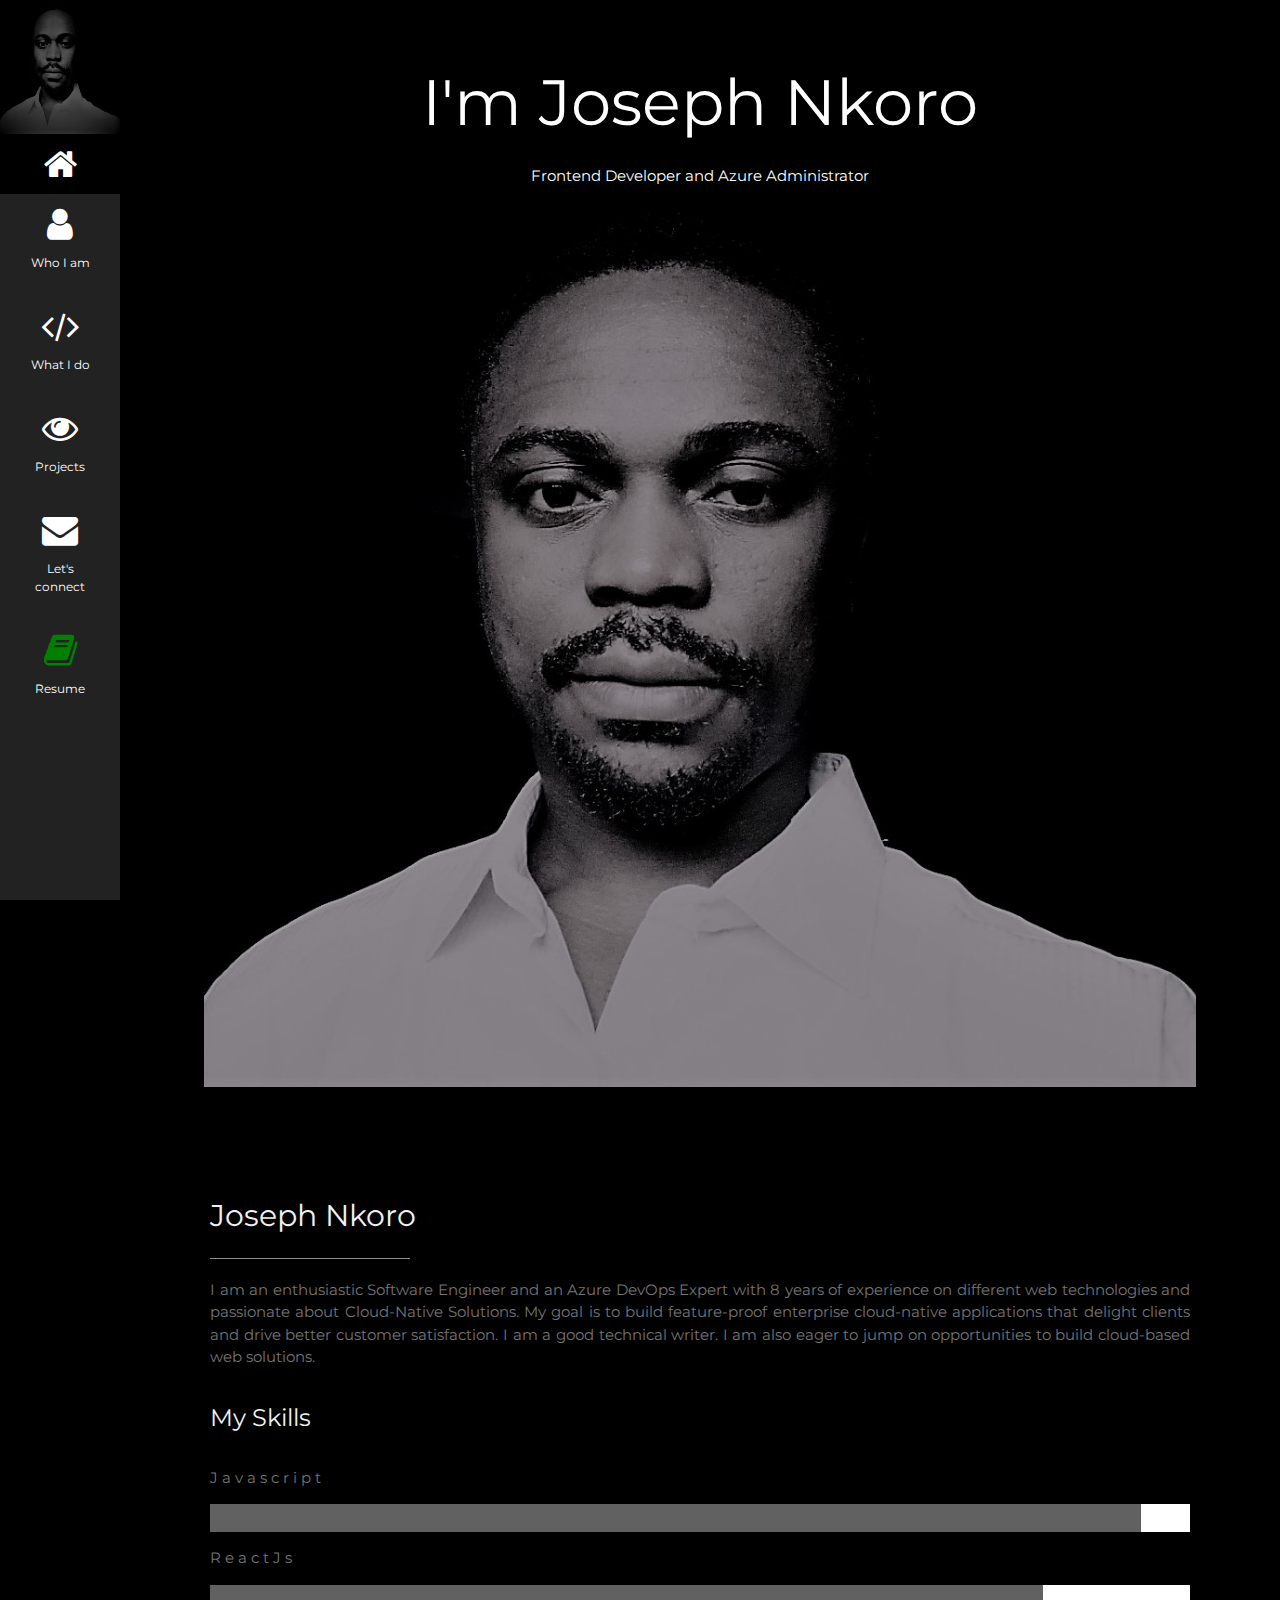
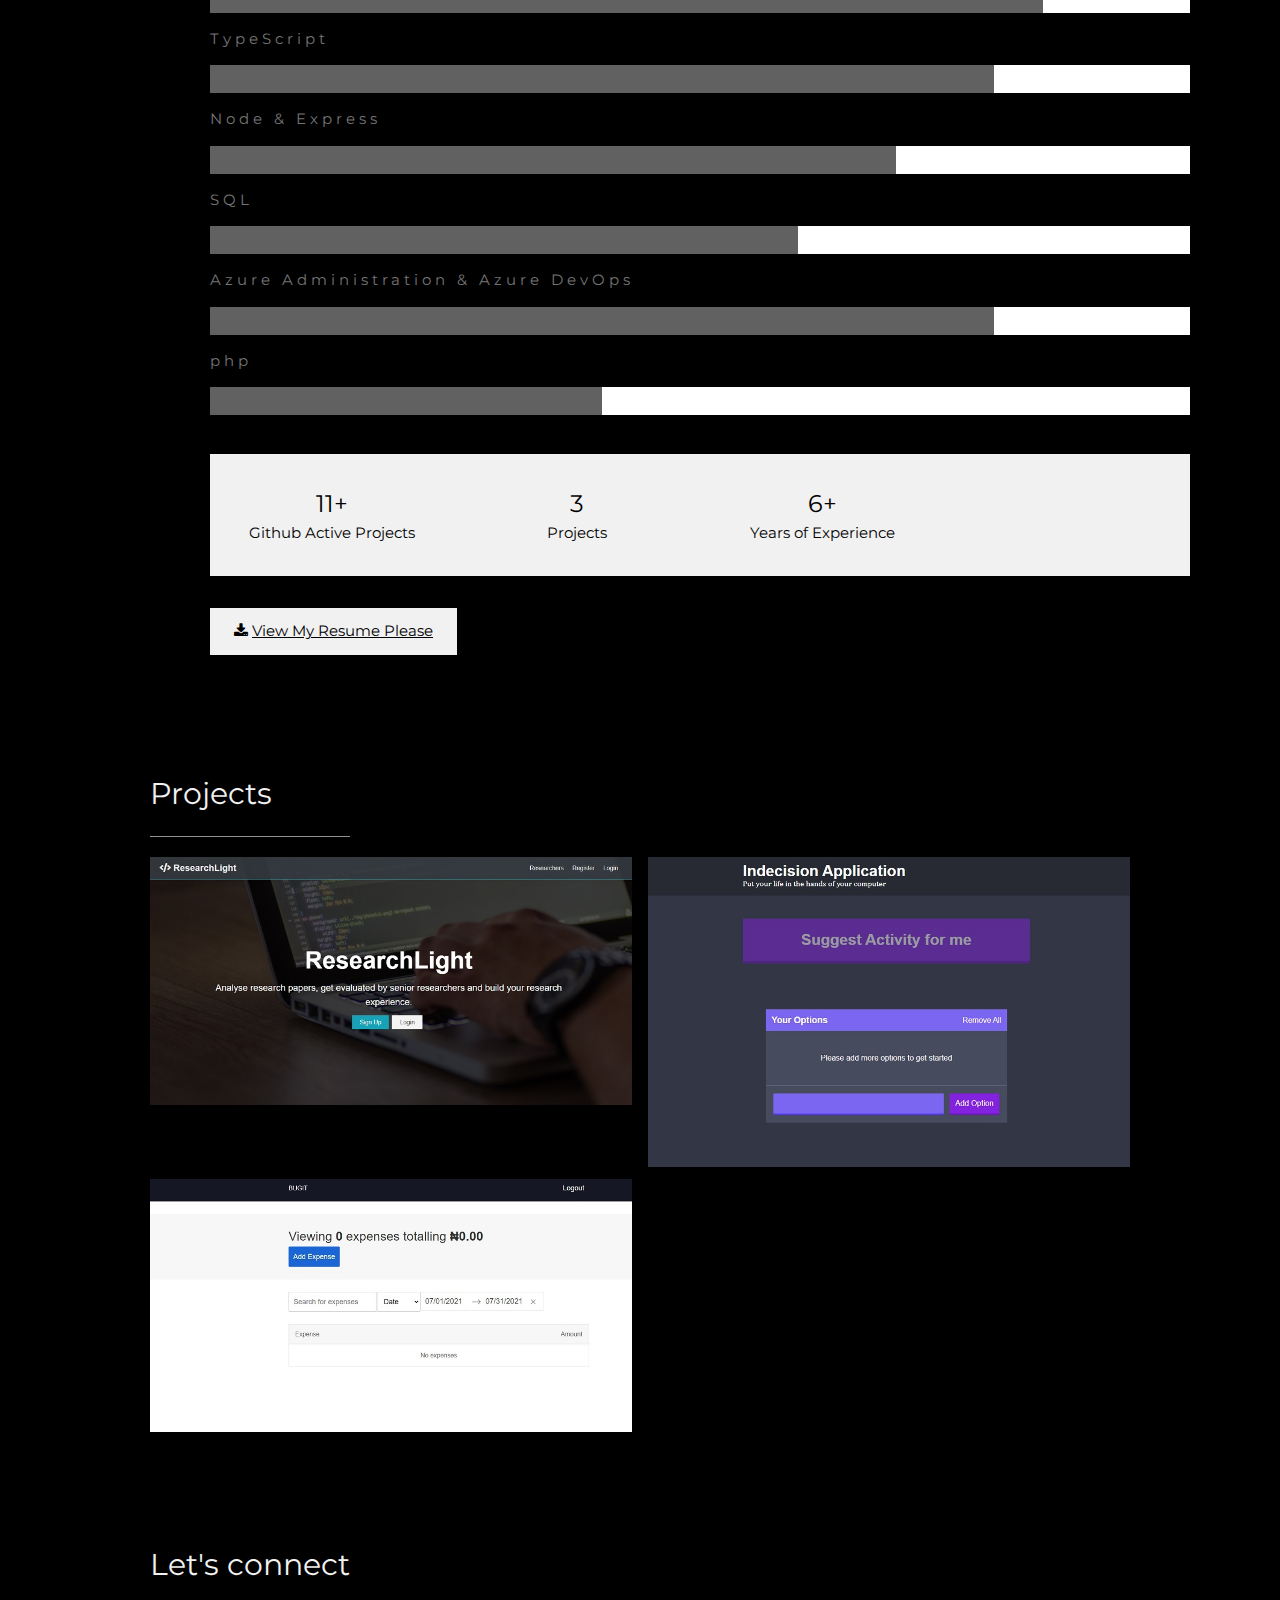
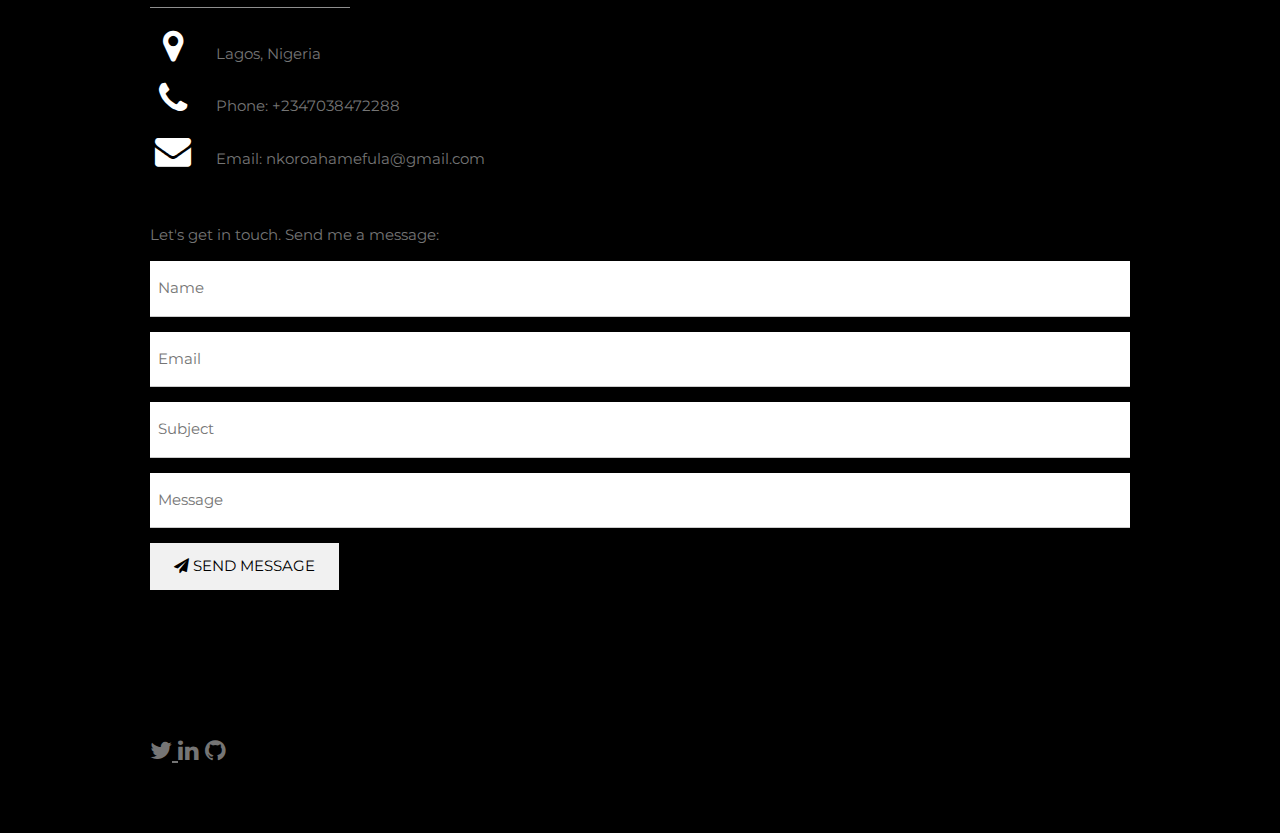
<file: index.html>
<!DOCTYPE html>
<html>
<title>Joseph Nkoro</title>
<meta charset="UTF-8">
<meta name="viewport" content="width=device-width, initial-scale=1">
<link rel="icon" href="/images/rocks.jpg">
<link rel="stylesheet" href="https://www.w3schools.com/w3css/4/w3.css">
<link rel="stylesheet" href="https://fonts.googleapis.com/css?family=Montserrat">
<link rel="stylesheet" href="https://cdnjs.cloudflare.com/ajax/libs/font-awesome/4.7.0/css/font-awesome.min.css">
<link rel="stylesheet" href="css/main.css">
<style>

</style>
<body class="w3-black">

<!-- Icon Bar (Sidebar - hidden on small screens) -->
<nav class="w3-sidebar w3-bar-block w3-small w3-hide-small w3-center">
  <!-- Avatar image in top left corner -->
  <img src="images/avatar_smoke.jpg" style="width:100%">
  <a href="#" class="w3-bar-item w3-button w3-padding-large w3-black">
    <i class="fa fa-home w3-xxlarge"></i>
  </a>
  <a href="#about" class="w3-bar-item w3-button w3-padding-large w3-hover-black">
    <i class="fa fa-user w3-xxlarge"></i>
    <p>Who I am</p>
  </a>
  <a href="#what_id" class="w3-bar-item w3-button w3-padding-large w3-hover-black">
    <i class="fa fa-code w3-xxlarge"></i>
    <p>What I do</p>
  </a>
  <a href="#projects" class="w3-bar-item w3-button w3-padding-large w3-hover-black">
    <i class="fa fa-eye w3-xxlarge"></i>
    <p>Projects</p>
  </a>
  <a href="#contact" class="w3-bar-item w3-button w3-padding-large w3-hover-black">
    <i class="fa fa-envelope w3-xxlarge"></i>
    <p>Let's connect</p>
  </a>
  <a href="cv.html" class="w3-bar-item w3-button w3-padding-large w3-hover-black">
    <i class="fa fa-book w3-xxlarge" style="color: green" ></i>
    <p>Resume</p>
  </a>
</nav>

<!-- Navbar on small screens (Hidden on medium and large screens) -->
<div class="w3-top w3-hide-large w3-hide-medium" id="myNavbar">
  <div class="w3-bar w3-black w3-opacity w3-hover-opacity-off w3-center w3-small">
    <a href="#" class="w3-bar-item w3-button" style="width:25% !important"><i class="fa fa-home w3-xlarge"></i></a>
    <a href="#about" class="w3-bar-item w3-button" style="width:25% !important">Who I am</a>
    <a href="#what_id" class="w3-bar-item w3-button" style="width:20% !important">What I do</a>
    <a href="#projects" class="w3-bar-item w3-button" style="width:25% !important">projects</a>
    <a href="#contact" class="w3-bar-item w3-button" style="width:30% !important">Let's connect</a>
    <a href="cv.html" class="w3-bar-item w3-button" style="width:30% !important; color: w3-color-light-grey">Resume</a>
  </div>
</div>

<!-- Page Content -->
<div class="w3-padding-large" id="main">
  <!-- Header/Home -->
  <header class="w3-container w3-padding-32 w3-center w3-black" id="home">
    <h1 class="w3-jumbo"><span class="w3-hide-small">I'm</span> Joseph Nkoro</h1>
    <p>Frontend Developer and Azure Administrator</p>
    <img src="images/man_smoke.jpg" alt="boy" class="w3-image" width="992" height="1108">
  </header>

  <!-- About Section -->
  <div class="w3-content w3-justify w3-text-grey w3-padding-64" id="about">
    <h2 class="w3-text-light-grey">Joseph Nkoro</h2>
    <hr style="width:200px" class="w3-opacity">
    <p>I am an enthusiastic Software Engineer and an Azure DevOps Expert with 8 years of experience on different web
      technologies and passionate about Cloud-Native Solutions. My goal is to build feature-proof enterprise cloud-native applications
      that delight clients and drive better customer satisfaction. I am a good technical writer. I am also eager to jump on opportunities
      to build cloud-based web solutions.
    </p>
    <h3 class="w3-padding-16 w3-text-light-grey" id="what_id">My Skills</h3>
    <p class="w3-wide">Javascript</p>
    <div class="w3-white">
      <div class="w3-dark-grey" style="height:28px;width:95%"></div>
    </div>
    <p class="w3-wide"> ReactJs</p>
    <div class="w3-white">
      <div class="w3-dark-grey" style="height:28px;width:85%"></div>
    </div>
    <p class="w3-wide">TypeScript </p>
    <div class="w3-white">
      <div class="w3-dark-grey" style="height:28px;width:80%"></div>
    </div>
    <p class="w3-wide">Node &amp; Express </p>
    <div class="w3-white">
      <div class="w3-dark-grey" style="height:28px;width:70%"></div>
    </div>
    <p class="w3-wide">SQL </p>
    <div class="w3-white">
      <div class="w3-dark-grey" style="height:28px;width:60%"></div>
    </div>
    <p class="w3-wide">Azure Administration &amp; Azure DevOps </p>
    <div class="w3-white">
      <div class="w3-dark-grey" style="height:28px;width:80%"></div>
    </div>
    <p class="w3-wide">php </p>
    <div class="w3-white">
      <div class="w3-dark-grey" style="height:28px;width:40%"></div>
    </div>
    <br>
    
    <div class="w3-row w3-center w3-padding-16 w3-section w3-light-grey">
      <div class="w3-quarter w3-section">
        <span class="w3-xlarge">11+</span><br>
        Github Active Projects
      </div>
      <div class="w3-quarter w3-section">
        <span class="w3-xlarge">3</span><br>
        Projects 
      </div>
      <div class="w3-quarter w3-section">
        <span class="w3-xlarge">6+</span><br>
        Years of Experience
      </div>
    </div>

    <button class="w3-button w3-light-grey w3-padding-large w3-section">
      <i class="fa fa-download"></i> <a href="https://drive.google.com/file/d/1qPGNlu9zVQCL-ANHdoqQY_yZSvv64T1h/view?usp=sharing" target="blank" >  View My Resume <span>Please</span> </a>
    </button>
    
     <!-- Testimonials 
     <h3 class="w3-padding-24 w3-text-light-grey" id="my_past">My Reputation</h3>  
     <img src="images/bandmember.jpg" alt="Avatar" class="w3-left w3-circle w3-margin-right" style="width:80px">
     <p><span class="w3-large w3-margin-right">Idehen Osasu</span> Head of media Cocsapele Road</p>
     <p>Joseph helped us build our first website</p><br>
     
     <img src="images/avatar_g2.jpg" alt="Avatar" class="w3-left w3-circle w3-margin-right" style="width:80px">
     <p><span class="w3-large w3-margin-right">Segun Iyanda</span> IT manager AIICO Capital</p>
     <p>Joseph has been helping us test our application and monitor our azure environment as an external consultant.</p>
      -->
     <!-- End About Section -->
   
    </div>
    

  </div>
  
  <!-- Portfolio Section -->
  <div class="w3-padding-24 w3-content projects" id="projects" >
    <h2 class="w3-text-light-grey" style="margin-top: 0; padding-top: 0;">Projects</h2>
    <hr style="width:200px" class="w3-opacity">

    <!-- Grid for photos -->
    <div class="w3-row-padding" style="margin:0 -16px">
      <div class="w3-half">
        <img src="images/project1_1.jpg" style="width:100%">
      </div>

      <div class="w3-half">
        <img src="images/project2.jpg" style="width:100%">
      </div>

      <div class="w3-half">
        <img src="images/project5.jpg" alt="" style="width:100%">
      </div>
    <!-- End photo grid -->
    </div>
  <!-- End Portfolio Section -->
  </div>

  <!-- Contact Section -->
  <div class="w3-padding-64 w3-content w3-text-grey" id="contact">
    <h2 class="w3-text-light-grey">Let's connect</h2>
    <hr style="width:200px" class="w3-opacity">

    <div class="w3-section">
      <p><i class="fa fa-map-marker fa-fw w3-text-white w3-xxlarge w3-margin-right"></i> Lagos, Nigeria</p>
      <p><i class="fa fa-phone fa-fw w3-text-white w3-xxlarge w3-margin-right"></i> Phone: +2347038472288</p>
      <p><i class="fa fa-envelope fa-fw w3-text-white w3-xxlarge w3-margin-right"> </i> Email: nkoroahamefula@gmail.com</p>
    </div><br>
    <p>Let's get in touch. Send me a message:</p>

    <form action="/action_page.php" target="_blank">
      <p><input class="w3-input w3-padding-16" type="text" placeholder="Name" required name="Name"></p>
      <p><input class="w3-input w3-padding-16" type="text" placeholder="Email" required name="Email"></p>
      <p><input class="w3-input w3-padding-16" type="text" placeholder="Subject" required name="Subject"></p>
      <p><input class="w3-input w3-padding-16" type="text" placeholder="Message" required name="Message"></p>
      <p>
        <button class="w3-button w3-light-grey w3-padding-large" type="submit">
          <i class="fa fa-paper-plane"></i> SEND MESSAGE
        </button>
      </p>
    </form>
  <!-- End Contact Section -->
  </div>
  
    <!-- Footer -->
  <footer class="w3-content w3-padding-64 w3-text-grey w3-xlarge">
    <a href="https://twitter.com/picklescloud"> <i class="fa fa-twitter w3-hover-opacity"></i> </a>
    <a href="https://www.linkedin.com/in/nkoro-joseph/"><i class="fa fa-linkedin w3-hover-opacity"></i></a>
    <a href="https://github.com/nkorojoseph"><i class="fa fa-github w3-hover-opacity"></i></a>
  <!-- End footer -->
  </footer>

<!-- END PAGE CONTENT -->
</div>

</body>
</html>
</file>
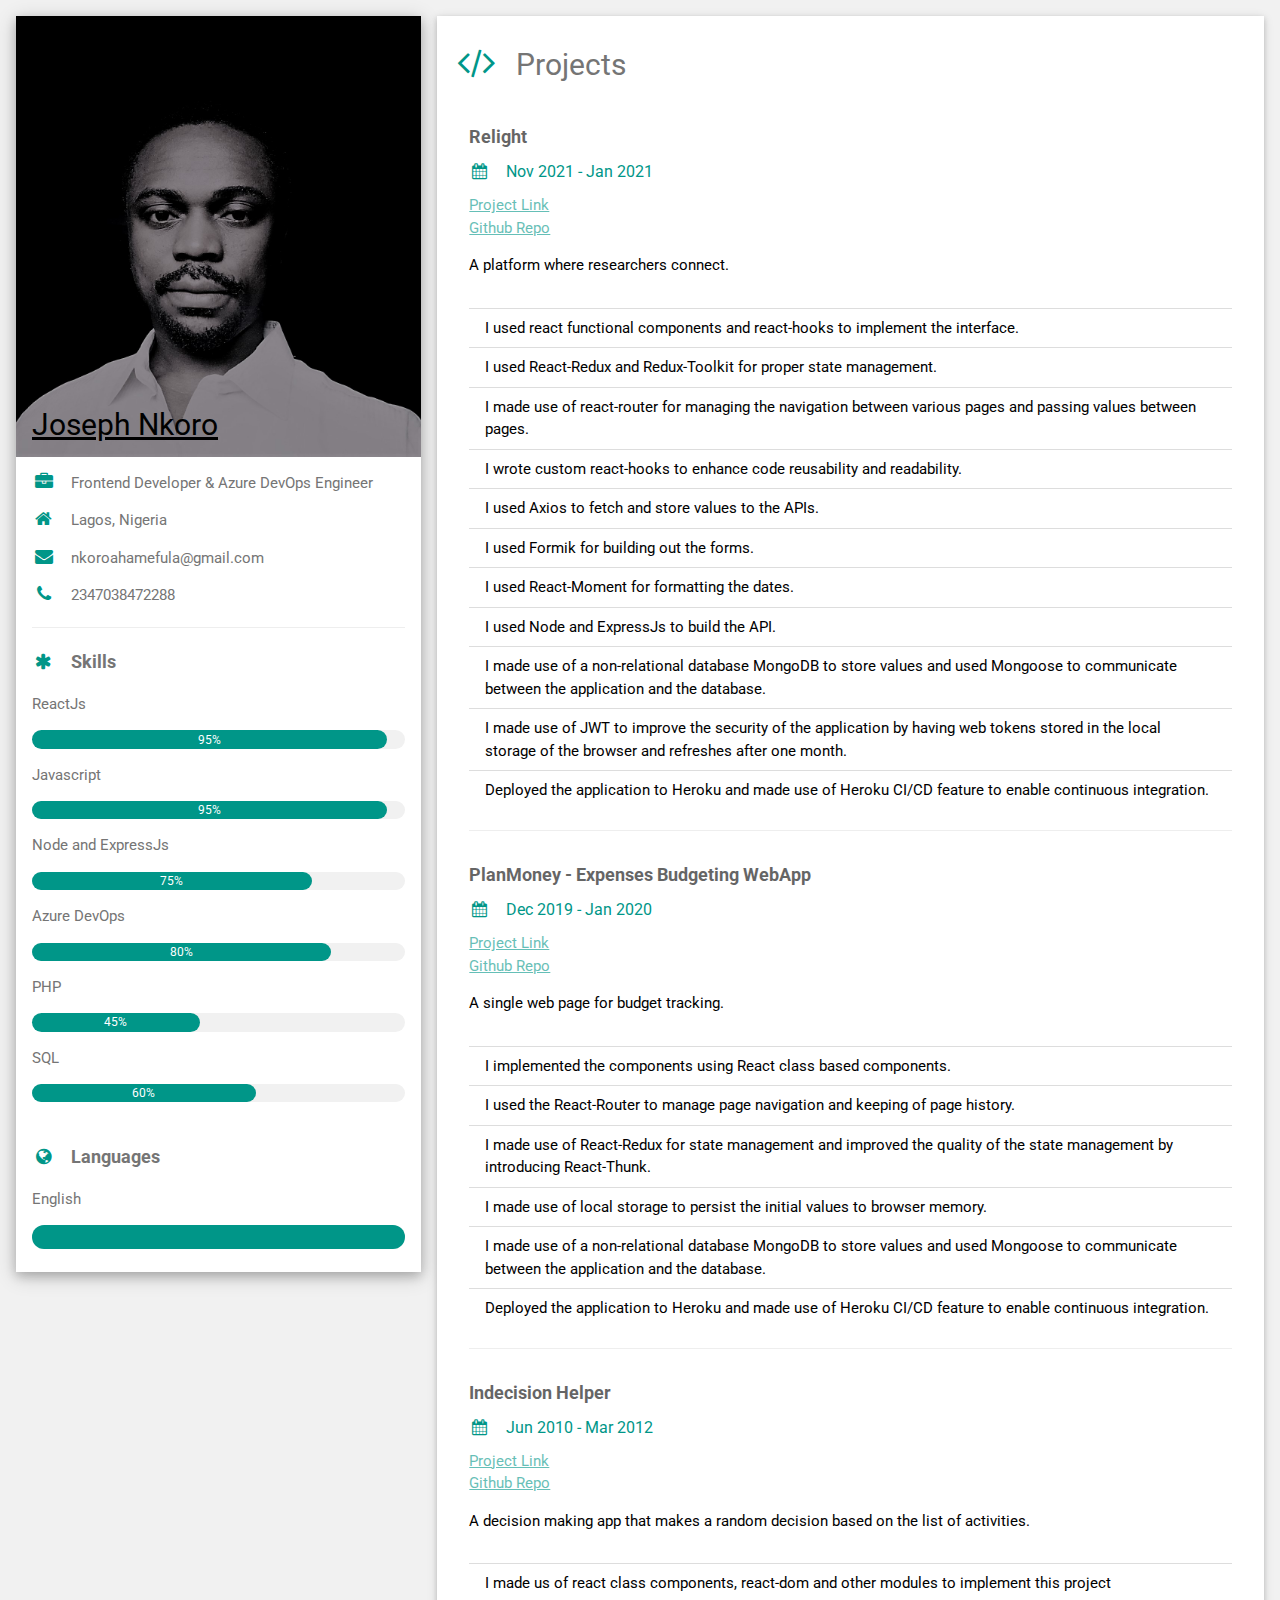
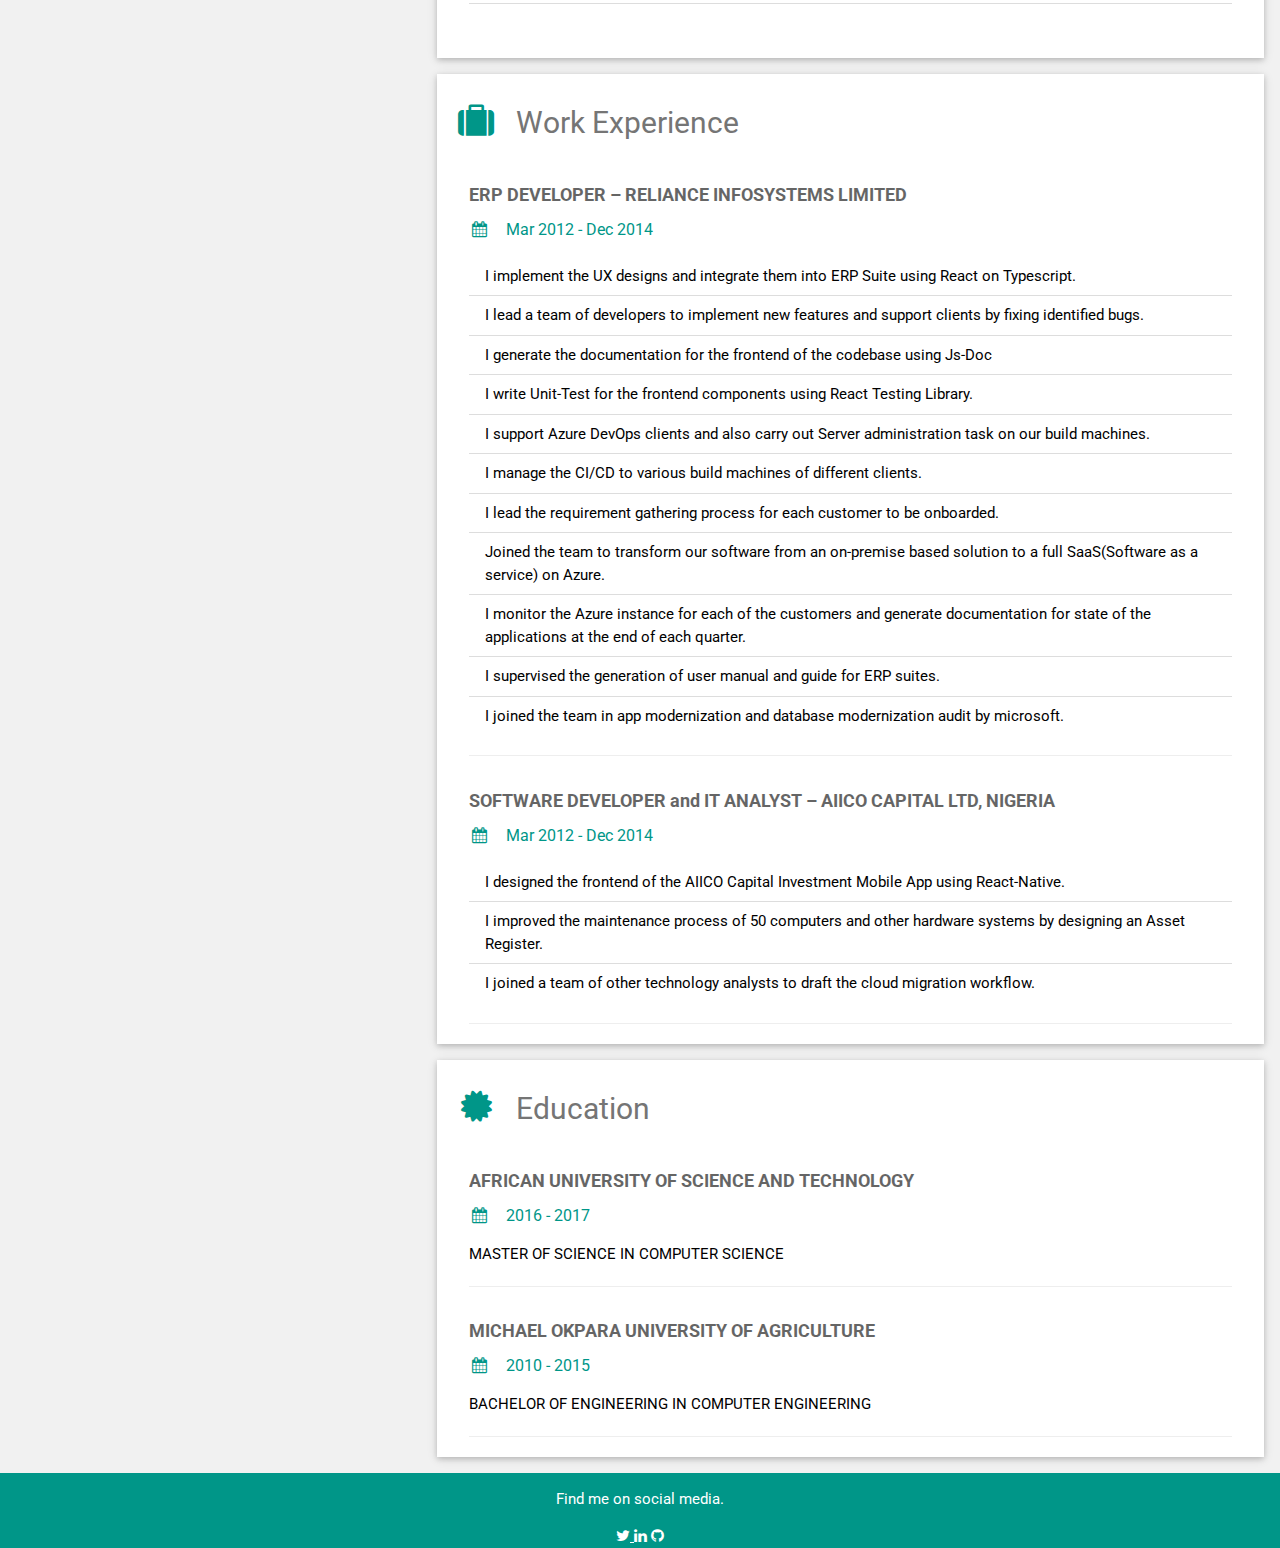
<file: cv.html>
<!DOCTYPE html>
<html>
<title>Joseph Nkoro
</title>
<meta charset="UTF-8">
<meta name="viewport" content="width=device-width, initial-scale=1">
<link rel="icon" href="/images/rocks.jpg">
<link rel="stylesheet" href="https://www.w3schools.com/w3css/4/w3.css">
<link rel='stylesheet' href='https://fonts.googleapis.com/css?family=Roboto'>
<link rel="stylesheet" href="https://cdnjs.cloudflare.com/ajax/libs/font-awesome/4.7.0/css/font-awesome.min.css">
<style>
html,body,h1,h2,h3,h4,h5,h6 {font-family: "Roboto", sans-serif}
</style>
<body class="w3-light-grey">
  
<!-- Page Container -->
<div class="w3-content w3-margin-top" style="max-width:1400px;">

  <!-- The Grid -->
  <div class="w3-row-padding">
  
    <!-- Left Column -->
    <div class="w3-third">
      
      <div class="w3-white w3-text-grey w3-card-4">
        
        <div class="w3-display-container">
         
          <img src="images/man_smoke2.jpg" style="width:100%" alt="Avatar">
          <div class="w3-display-bottomleft w3-container w3-text-black">

            <a href="index.html"><h2>Joseph Nkoro</h2></a>
            
          </div>
        </div>
        <div class="w3-container">
          <p><i class="fa fa-briefcase fa-fw w3-margin-right w3-large w3-text-teal"></i>Frontend Developer &amp; Azure DevOps Engineer</p>
          <p><i class="fa fa-home fa-fw w3-margin-right w3-large w3-text-teal"></i>Lagos, Nigeria</p>
          <p><i class="fa fa-envelope fa-fw w3-margin-right w3-large w3-text-teal"></i>nkoroahamefula@gmail.com</p>
          <p><i class="fa fa-phone fa-fw w3-margin-right w3-large w3-text-teal"></i>2347038472288</p>
          <hr>

          <p class="w3-large"><b><i class="fa fa-asterisk fa-fw w3-margin-right w3-text-teal"></i>Skills</b></p>
          <p>ReactJs</p>
          <div class="w3-light-grey w3-round-xlarge w3-small">
            <div class="w3-container w3-center w3-round-xlarge w3-teal" style="width:95%">95%</div>
          </div>
          <p>Javascript</p>
          <div class="w3-light-grey w3-round-xlarge w3-small">
            <div class="w3-container w3-center w3-round-xlarge w3-teal" style="width:95%">
              <div class="w3-center w3-text-white">95%</div>
            </div>
          </div>
          <p>Node and ExpressJs</p>
          <div class="w3-light-grey w3-round-xlarge w3-small">
            <div class="w3-container w3-center w3-round-xlarge w3-teal" style="width:75%">75%</div>
          </div>
          <p>Azure DevOps</p>
          <div class="w3-light-grey w3-round-xlarge w3-small">
            <div class="w3-container w3-center w3-round-xlarge w3-teal" style="width:80%">80%</div>
          </div>
          <p>PHP</p>
          <div class="w3-light-grey w3-round-xlarge w3-small">
            <div class="w3-container w3-center w3-round-xlarge w3-teal" style="width:45%">45%</div>
          </div>
          <p>SQL</p>
          <div class="w3-light-grey w3-round-xlarge w3-small">
            <div class="w3-container w3-center w3-round-xlarge w3-teal" style="width:60%">60%</div>
          </div>
          <br>

          <p class="w3-large w3-text-theme"><b><i class="fa fa-globe fa-fw w3-margin-right w3-text-teal"></i>Languages</b></p>
          <p>English</p>
          <div class="w3-light-grey w3-round-xlarge">
            <div class="w3-round-xlarge w3-teal" style="height:24px;width:100%"></div>
          </div>
          <br>
        </div>
      </div><br>

    <!-- End Left Column -->
    </div>

    <!-- Right Column -->
    <div class="w3-twothird">

      <div class="w3-container w3-card w3-white w3-margin-bottom">
        <h2 class="w3-text-grey w3-padding-16"><i class="fa fa-code fa-fw w3-margin-right w3-xxlarge w3-text-teal"></i>Projects</h2>
        <div class="w3-container">
          <h5 class="w3-opacity"><b>Relight</b></h5>
          <h6 class="w3-text-teal"><i class="fa fa-calendar fa-fw w3-margin-right"></i>Nov 2021 - Jan 2021</h6>
          <div class="w3-text-teal w3-opacity"><a href="https://immense-lowlands-82195.herokuapp.com/">Project Link</a></div>
          <div class="w3-text-teal w3-opacity"><a href="https://github.com/nkorojoseph/RELIGHT">Github Repo</a></div>
          <p>
            A platform where researchers connect.
            <ul class="w3-ul w3">
              <li></li>
              <li> I used react functional components and react-hooks to implement the interface. </li>
              <li> I used React-Redux and Redux-Toolkit for proper state management. </li>
              <li> I made use of react-router for managing the navigation between various pages and passing values between pages. </li>
              <li> I wrote custom react-hooks to enhance code reusability and readability. </li>
              <li>  I used Axios to fetch and store values to the APIs. </li>
              <li> I used Formik for building out the forms. </li>
              <li>  I used React-Moment for formatting the dates. </li>
              <li> I used Node and ExpressJs to build the API. </li>
              <li> I made use of a non-relational database MongoDB to store values and used Mongoose to communicate between the
                application and the database. </li>
              <li> I made use of JWT to improve the security of the application by having web tokens stored in the local storage of the
                browser and refreshes after one month. </li>
            <li>   Deployed the application to Heroku and made use of Heroku CI/CD feature to enable continuous integration.</li>
            </ul>

          </p>
          <hr>
        </div>
        <div class="w3-container">
          <h5 class="w3-opacity"><b>PlanMoney - Expenses Budgeting WebApp</b></h5>
          <h6 class="w3-text-teal"><i class="fa fa-calendar fa-fw w3-margin-right"></i>Dec 2019 - Jan 2020</h6>
          <div class="w3-text-teal w3-opacity"><a href="https://planmoney.herokuapp.com/">Project Link</a></div>
          <div class="w3-text-teal w3-opacity"><a href="https://github.com/nkorojoseph/BUDIT">Github Repo</a></div>

          <p>
            A single web page for budget tracking. 
            <ul class="w3-ul w3">
              <li> </li>
              <li> I implemented the components using React class based components. </li>
              <li>  I used the React-Router to manage page navigation and keeping of page history. </li>
              <li> I made use of React-Redux for state management and improved the quality of the state management by introducing
                React-Thunk. </li>
              <li> I made use of local storage to persist the initial values to browser memory. </li>
              <li> I made use of a non-relational database MongoDB to store values and used Mongoose to communicate between the
                application and the database. </li>
              <li> Deployed the application to Heroku and made use of Heroku CI/CD feature to enable continuous integration. </li>
            </ul>
          </p>
          <hr>
        </div>
        <div class="w3-container">
          <h5 class="w3-opacity"><b>Indecision Helper</b></h5>
          <h6 class="w3-text-teal"><i class="fa fa-calendar fa-fw w3-margin-right"></i>Jun 2010 - Mar 2012</h6>
          <div class="w3-text-teal w3-opacity"><a href="https://decideme.herokuapp.com/">Project Link</a></div>
          <div class="w3-text-teal w3-opacity"><a href="https://github.com/nkorojoseph/indecision">Github Repo</a></div>
          <p>
            A decision making app that makes a random decision based on the list of activities.
            <ul class="w3-ul w3">
              <li> </li>
              <li> I made us of react class components, react-dom and other modules to implement this project</li>
              <li> </li>
            </ul>
          </p><br>
        </div>
      </div>
    
      <div class="w3-container w3-card w3-white w3-margin-bottom">
        <h2 class="w3-text-grey w3-padding-16"><i class="fa fa-suitcase fa-fw w3-margin-right w3-xxlarge w3-text-teal"></i>Work Experience</h2>
        
        <div class="w3-container">
          <h5 class="w3-opacity"><b>ERP DEVELOPER – RELIANCE INFOSYSTEMS LIMITED</b></h5>
          <h6 class="w3-text-teal"><i class="fa fa-calendar fa-fw w3-margin-right"></i>Mar 2012 - Dec 2014</h6>
          <p>
            <ul class="w3-ul w3">
              <li>  I implement the UX designs and integrate them into ERP Suite using React on Typescript.</li>
              <li>I lead a team of developers to implement new features and support clients by fixing identified bugs. </li>
              <li> I generate the documentation for the frontend of the codebase using Js-Doc </li>
              <li>  I write Unit-Test for the frontend components using React Testing Library. </li>
              <li> I support Azure DevOps clients and also carry out Server administration task on our build machines. </li>
              <li>I manage the CI/CD to various build machines of different clients. </li>
              <li>I lead the requirement gathering process for each customer to be onboarded. </li>
              <li> Joined the team to transform our software from an on-premise based solution to a full SaaS(Software as a
                service) on Azure.</li>
              <li>  I monitor the Azure instance for each of the customers and generate documentation for state of the
                applications at the end of each quarter.</li>
              <li>I supervised the generation of user manual and guide for ERP suites. </li>
              <li>  I joined the team in app modernization and database modernization audit by microsoft.</li>
            </ul>
          </p>
          <hr>
        </div>

        <div class="w3-container">
          <h5 class="w3-opacity"><b>SOFTWARE DEVELOPER and IT ANALYST – AIICO CAPITAL LTD, NIGERIA</b></h5>
          <h6 class="w3-text-teal"><i class="fa fa-calendar fa-fw w3-margin-right"></i>Mar 2012 - Dec 2014</h6>
          <p>
            <ul class="w3-ul w3">
              <li> I designed the frontend of the AIICO Capital Investment Mobile App using React-Native.</li>
              <li> I improved the maintenance process of 50 computers and other hardware systems by designing an Asset Register.  </li>
              <li> I joined a team of other technology analysts to draft the cloud migration workflow. </li>
            </ul>
          </p>
          <hr>
        </div>

        
        
      </div>

      <div class="w3-container w3-card w3-white">
        <h2 class="w3-text-grey w3-padding-16"><i class="fa fa-certificate fa-fw w3-margin-right w3-xxlarge w3-text-teal"></i>Education</h2>
        <div class="w3-container">
          <h5 class="w3-opacity"><b>AFRICAN UNIVERSITY OF SCIENCE AND TECHNOLOGY</b></h5>
          <h6 class="w3-text-teal"><i class="fa fa-calendar fa-fw w3-margin-right"></i>2016 - 2017</h6>
          <p>MASTER OF SCIENCE IN COMPUTER SCIENCE</p>
          <hr>
        </div>
        <div class="w3-container">
          <h5 class="w3-opacity"><b>MICHAEL OKPARA UNIVERSITY OF AGRICULTURE</b></h5>
          <h6 class="w3-text-teal"><i class="fa fa-calendar fa-fw w3-margin-right"></i>2010 - 2015</h6>
          <p>BACHELOR OF ENGINEERING IN COMPUTER ENGINEERING</p>
          <hr>
        </div>
        
      </div>

    <!-- End Right Column -->
    </div>
    
  <!-- End Grid -->
  </div>
  
  <!-- End Page Container -->
</div>

<footer class="w3-container w3-teal w3-center w3-margin-top">
  <p>Find me on social media.</p>
 
  <a href="https://twitter.com/picklescloud"> <i class="fa fa-twitter w3-hover-opacity"></i> </a>
  <a href="https://www.linkedin.com/in/nkoro-joseph/"><i class="fa fa-linkedin w3-hover-opacity"></i></a>
  <a href="https://github.com/nkorojoseph"><i class="fa fa-github w3-hover-opacity"></i></a>
</footer>

</body>
</html>
</file>
<file: css/main.css>
body, h1, h2, h3, h4, h5, h6 {
  font-family: "Montserrat", sans-serif;
}

.w3-row-padding img {
  margin-bottom: 12px;
}

/* Set the width of the sidebar to 120px */
.w3-sidebar {
  width: 120px;
  background: #222;
}

/* Add a left margin to the "page content" that matches the width of the sidebar (120px) */
#main {
  margin-left: 120px;
}

/* Remove margins from "page content" on small screens */
@media only screen and (max-width: 600px) {
  #main {
    margin-left: 0;
  }
}

header img {
  padding-top: 0;
  margin-top: 0;
}

.projects {
  margin-top: 0;
  padding-top: 0;
}
/*# sourceMappingURL=main.css.map */
</file>
